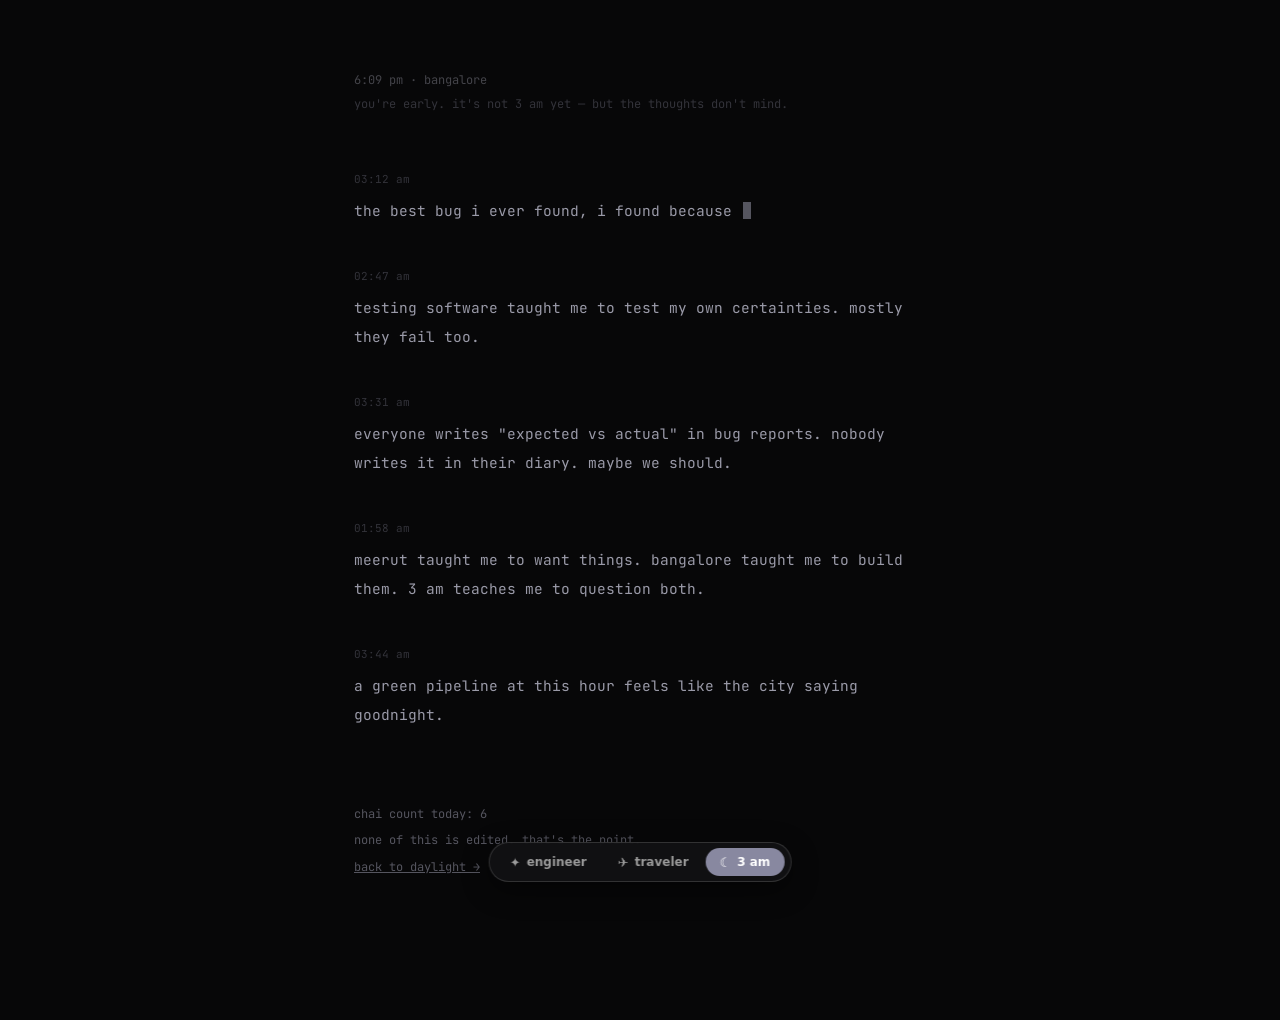
<file: 3am.html>
<!DOCTYPE html>
<html lang="en">
<head>
  <meta charset="utf-8">
  <meta name="viewport" content="width=device-width, initial-scale=1">
  <title>3 am arjun</title>
  <meta name="description" content="the 3 am universe of arjun.me — unpolished thoughts, lowercase only.">
  <meta name="robots" content="index, follow">
  <link rel="canonical" href="https://arjun.me/3am.html">
  <link rel="shortcut icon" href="img/favicon.png">
  <link rel="preconnect" href="https://fonts.googleapis.com">
  <link rel="preconnect" href="https://fonts.gstatic.com" crossorigin>
  <link href="https://fonts.googleapis.com/css2?family=JetBrains+Mono:ital,wght@0,400;1,400&display=swap" rel="stylesheet">
  <style>
    * { margin: 0; padding: 0; box-sizing: border-box; }

    :root {
      --void:  #070708;
      --dim:   #44444a;
      --dimmer:#33333a;
      --soft:  #9a9aa8;
      --mid:   #55555f;
    }

    body {
      background: var(--void);
      color: var(--soft);
      font-family: 'JetBrains Mono', monospace;
      min-height: 100vh;
    }

    ::selection { background: #1d1d24; color: #ccccda; }

    .am-wrap {
      max-width: 620px;
      margin: 0 auto;
      padding: 72px 24px 140px;
    }

    .am-clock {
      font-size: 12px;
      color: var(--dim);
      margin-bottom: 8px;
    }

    .am-greeting {
      font-size: 12px;
      color: var(--dimmer);
      margin-bottom: 56px;
    }

    .am-thought {
      font-size: 14.5px;
      line-height: 2;
      margin-bottom: 40px;
      opacity: 0;
      transform: translateY(6px);
      animation: am-in 0.9s ease forwards;
    }

    .am-thought time {
      display: block;
      font-size: 11px;
      color: var(--dimmer);
      margin-bottom: 6px;
    }

    @keyframes am-in {
      to { opacity: 1; transform: translateY(0); }
    }

    .am-cursor {
      display: inline-block;
      width: 8px;
      height: 17px;
      background: var(--mid);
      vertical-align: -3px;
      margin-left: 2px;
      animation: am-blink 1.1s steps(1) infinite;
    }

    @keyframes am-blink { 50% { opacity: 0; } }

    .am-meta {
      margin-top: 72px;
      font-size: 12px;
      color: var(--mid);
      line-height: 2.2;
    }

    .am-meta a { color: var(--mid); }
    .am-meta a:hover { color: var(--soft); }

    @media (prefers-reduced-motion: reduce) {
      .am-thought { animation: none; opacity: 1; transform: none; }
    }
  </style>
</head>
<body data-universe="3am">

  <main class="am-wrap">

    <p class="am-clock" id="am-clock">--:-- am · bangalore</p>
    <p class="am-greeting" id="am-greeting">the thoughts live here. lowercase only. enter quietly.</p>

    <div id="am-feed"></div>

    <div class="am-meta">
      <p>chai count today: <span id="am-chai">—</span></p>
      <p>none of this is edited. that's the point.</p>
      <p><a href="index.html">back to daylight →</a></p>
    </div>

  </main>

  <script>
    (function () {
      'use strict';

      /* PLACEHOLDER THOUGHTS — replace with your own. one entry per thought. */
      var THOUGHTS = [
        {
          t: '03:12 am',
          text: 'the best bug i ever found, i found because i was too tired to assume anything worked.',
        },
        {
          t: '02:47 am',
          text: 'testing software taught me to test my own certainties. mostly they fail too.',
        },
        {
          t: '03:31 am',
          text: 'everyone writes "expected vs actual" in bug reports. nobody writes it in their diary. maybe we should.',
        },
        {
          t: '01:58 am',
          text: 'meerut taught me to want things. bangalore taught me to build them. 3 am teaches me to question both.',
        },
        {
          t: '03:44 am',
          text: 'a green pipeline at this hour feels like the city saying goodnight.',
        },
      ];

      /* live clock, lowercase */
      var clockEl = document.getElementById('am-clock');
      var greetEl = document.getElementById('am-greeting');

      function tick() {
        var d = new Date();
        var h = d.getHours(), m = d.getMinutes();
        var ampm = h >= 12 ? 'pm' : 'am';
        var hh = h % 12 || 12;
        clockEl.textContent = hh + ':' + (m < 10 ? '0' : '') + m + ' ' + ampm + ' · bangalore';
        if (h >= 6 && h < 23) {
          greetEl.textContent = "you're early. it's not 3 am yet — but the thoughts don't mind.";
        }
      }
      tick();
      setInterval(tick, 30000);

      /* deterministic chai count for the day */
      var today = new Date();
      document.getElementById('am-chai').textContent =
        3 + ((today.getDate() + today.getMonth()) % 4);

      /* render thoughts; latest one types itself */
      var feed = document.getElementById('am-feed');

      THOUGHTS.forEach(function (th, i) {
        var div = document.createElement('div');
        div.className = 'am-thought';
        div.style.animationDelay = (0.25 + i * 0.35) + 's';
        var stamp = document.createElement('time');
        stamp.textContent = th.t;
        var body = document.createElement('p');
        div.appendChild(stamp);
        div.appendChild(body);
        feed.appendChild(div);

        if (i === 0) {
          /* typewriter for the newest thought */
          var cursor = document.createElement('span');
          cursor.className = 'am-cursor';
          body.appendChild(cursor);
          var idx = 0;
          var iv = setInterval(function () {
            if (idx >= th.text.length) { clearInterval(iv); return; }
            cursor.insertAdjacentText('beforebegin', th.text[idx++]);
          }, 34);
        } else {
          body.textContent = th.text;
        }
      });
    })();
  </script>
  <script src="js/universe.js"></script>
</body>
</html>
</file>
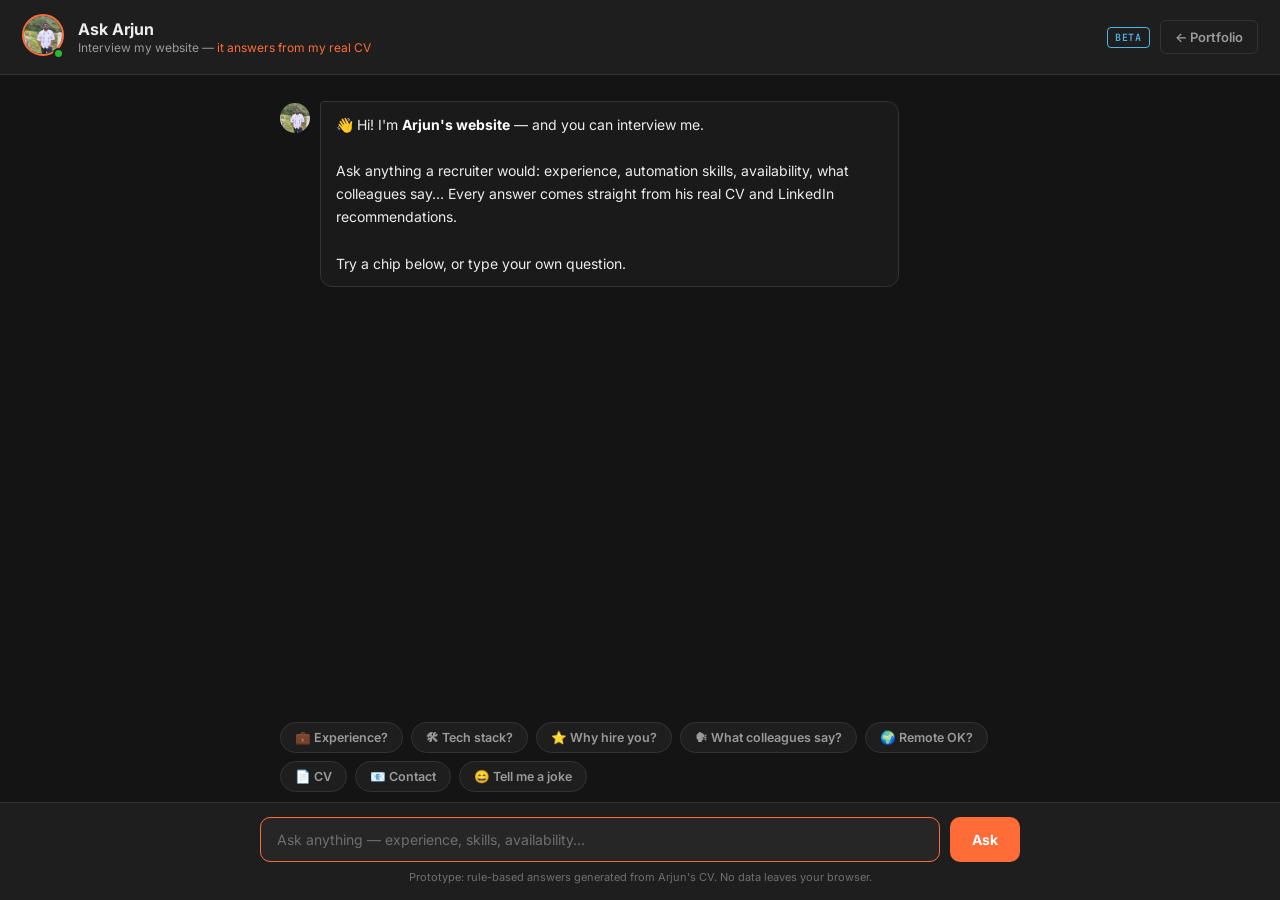
<file: ask.html>
<!DOCTYPE html>
<html lang="en">
<head>
  <meta charset="utf-8">
  <meta name="viewport" content="width=device-width, initial-scale=1">
  <title>Ask Arjun — Interview My Website | Arjun Chaurasiya</title>
  <meta name="description" content="Interview Arjun Chaurasiya's website. Ask anything about his QA experience, automation skills, availability — and get instant answers backed by his real CV.">
  <meta name="robots" content="index, follow">
  <link rel="canonical" href="https://arjun.me/ask.html">
  <link rel="shortcut icon" href="img/favicon.png">
  <link rel="preconnect" href="https://fonts.googleapis.com">
  <link rel="preconnect" href="https://fonts.gstatic.com" crossorigin>
  <link href="https://fonts.googleapis.com/css2?family=Inter:wght@400;500;600;700;800&family=JetBrains+Mono:wght@400;600&display=swap" rel="stylesheet">
  <style>
    :root {
      --bg:            #141414;
      --bg-panel:      #1e1e1e;
      --bg-input:      #262626;
      --bg-bubble-me:  #2d2d2d;
      --bg-bubble-bot: #1a1a1a;
      --border:        #333;
      --accent:        #ff6c37;
      --accent-soft:   rgba(255, 108, 55, 0.12);
      --success:       #2ab930;
      --info:          #4db6e5;
      --text:          #ececec;
      --text-dim:      #9a9a9a;
      --mono:          'JetBrains Mono', monospace;
    }

    * { margin: 0; padding: 0; box-sizing: border-box; }

    body {
      font-family: 'Inter', sans-serif;
      background: var(--bg);
      color: var(--text);
      height: 100vh;
      height: 100dvh;
      display: flex;
      flex-direction: column;
    }

    /* ---------- header ---------- */
    .ask-header {
      display: flex;
      align-items: center;
      gap: 14px;
      padding: 14px 22px;
      background: var(--bg-panel);
      border-bottom: 1px solid var(--border);
      flex-shrink: 0;
    }

    .ask-avatar-wrap { position: relative; }

    .ask-avatar {
      width: 42px; height: 42px;
      border-radius: 50%;
      object-fit: cover;
      border: 2px solid var(--accent);
    }

    .ask-online-dot {
      position: absolute;
      right: 0; bottom: 1px;
      width: 11px; height: 11px;
      border-radius: 50%;
      background: var(--success);
      border: 2px solid var(--bg-panel);
      animation: pulse-dot 2s ease-in-out infinite;
    }

    @keyframes pulse-dot {
      0%, 100% { box-shadow: 0 0 0 0 rgba(42, 185, 48, 0.5); }
      50%      { box-shadow: 0 0 0 5px rgba(42, 185, 48, 0); }
    }

    .ask-header-info h1 { font-size: 16px; font-weight: 700; }
    .ask-header-info p  { font-size: 12px; color: var(--text-dim); margin-top: 1px; }
    .ask-header-info .hl { color: var(--accent); }

    .ask-header-actions { margin-left: auto; display: flex; gap: 10px; align-items: center; }

    .ask-back {
      font-size: 13px;
      font-weight: 600;
      color: var(--text-dim);
      text-decoration: none;
      padding: 8px 14px;
      border: 1px solid var(--border);
      border-radius: 6px;
      transition: 0.2s;
      white-space: nowrap;
    }
    .ask-back:hover { color: var(--accent); border-color: var(--accent); }

    .ask-beta {
      font-family: var(--mono);
      font-size: 10px;
      font-weight: 600;
      letter-spacing: 0.08em;
      color: var(--info);
      border: 1px solid var(--info);
      border-radius: 4px;
      padding: 3px 7px;
      text-transform: uppercase;
    }

    /* ---------- chat area ---------- */
    .chat-scroll {
      flex: 1;
      overflow-y: auto;
      padding: 26px 0 12px;
    }

    .chat-inner {
      max-width: 760px;
      margin: 0 auto;
      padding: 0 20px;
      display: flex;
      flex-direction: column;
      gap: 16px;
    }

    .msg {
      display: flex;
      gap: 10px;
      max-width: 86%;
      animation: msg-in 0.3s ease;
    }

    @keyframes msg-in {
      from { opacity: 0; transform: translateY(8px); }
      to   { opacity: 1; transform: translateY(0); }
    }

    .msg--bot { align-self: flex-start; }
    .msg--me  { align-self: flex-end; flex-direction: row-reverse; }

    .msg-avatar {
      width: 30px; height: 30px;
      border-radius: 50%;
      flex-shrink: 0;
      object-fit: cover;
      margin-top: 2px;
    }

    .msg--me .msg-avatar {
      background: var(--accent-soft);
      color: var(--accent);
      display: flex;
      align-items: center;
      justify-content: center;
      font-size: 13px;
      font-weight: 700;
    }

    .msg-bubble {
      padding: 11px 15px;
      border-radius: 12px;
      font-size: 14px;
      line-height: 1.65;
      white-space: pre-wrap;
      word-break: break-word;
    }

    .msg--bot .msg-bubble {
      background: var(--bg-bubble-bot);
      border: 1px solid var(--border);
      border-top-left-radius: 4px;
    }

    .msg--me .msg-bubble {
      background: var(--bg-bubble-me);
      border-top-right-radius: 4px;
    }

    .msg-bubble a { color: var(--accent); }
    .msg-bubble .k { color: var(--info); font-family: var(--mono); font-size: 13px; }
    .msg-bubble .ok { color: var(--success); }
    .msg-bubble b { color: #fff; }

    /* evidence chip inside bot answers */
    .evidence {
      display: inline-block;
      margin-top: 8px;
      font-family: var(--mono);
      font-size: 11px;
      color: var(--text-dim);
      background: var(--bg-input);
      border: 1px solid var(--border);
      border-radius: 5px;
      padding: 3px 9px;
    }
    .evidence::before { content: '⛁ source: '; color: var(--accent); }

    /* typing indicator */
    .typing-bubble {
      display: inline-flex;
      gap: 5px;
      padding: 14px 16px;
    }
    .typing-bubble span {
      width: 7px; height: 7px;
      border-radius: 50%;
      background: var(--text-dim);
      animation: typing-blink 1.2s infinite;
    }
    .typing-bubble span:nth-child(2) { animation-delay: 0.18s; }
    .typing-bubble span:nth-child(3) { animation-delay: 0.36s; }

    @keyframes typing-blink {
      0%, 60%, 100% { opacity: 0.25; transform: translateY(0); }
      30%           { opacity: 1;    transform: translateY(-3px); }
    }

    /* ---------- quick chips ---------- */
    .chips-row {
      max-width: 760px;
      margin: 0 auto;
      padding: 6px 20px 10px;
      display: flex;
      flex-wrap: wrap;
      gap: 8px;
      flex-shrink: 0;
    }

    .chip {
      font-size: 12.5px;
      font-weight: 600;
      color: var(--text-dim);
      background: var(--bg-panel);
      border: 1px solid var(--border);
      border-radius: 18px;
      padding: 7px 14px;
      cursor: pointer;
      transition: 0.18s;
      font-family: inherit;
    }

    .chip:hover {
      color: var(--accent);
      border-color: var(--accent);
      background: var(--accent-soft);
      transform: translateY(-1px);
    }

    /* ---------- input bar ---------- */
    .input-bar {
      flex-shrink: 0;
      border-top: 1px solid var(--border);
      background: var(--bg-panel);
      padding: 14px 20px 16px;
    }

    .input-inner {
      max-width: 760px;
      margin: 0 auto;
      display: flex;
      gap: 10px;
    }

    .ask-input {
      flex: 1;
      background: var(--bg-input);
      border: 1px solid var(--border);
      border-radius: 10px;
      color: var(--text);
      font-family: inherit;
      font-size: 14px;
      padding: 13px 16px;
      outline: none;
      transition: border-color 0.2s;
    }

    .ask-input:focus { border-color: var(--accent); }
    .ask-input::placeholder { color: #6f6f6f; }

    .ask-send {
      background: var(--accent);
      color: #fff;
      border: none;
      border-radius: 10px;
      font-family: inherit;
      font-size: 14px;
      font-weight: 700;
      padding: 0 22px;
      cursor: pointer;
      transition: 0.2s;
    }

    .ask-send:hover { filter: brightness(1.12); }
    .ask-send:disabled { opacity: 0.5; cursor: default; }

    .input-note {
      max-width: 760px;
      margin: 8px auto 0;
      font-size: 11px;
      color: #6f6f6f;
      text-align: center;
    }

    @media (max-width: 600px) {
      .msg { max-width: 95%; }
      .ask-header { padding: 12px 14px; }
      .ask-header-info h1 { font-size: 14px; }
      .ask-header-info p { font-size: 11px; }
    }
  </style>
</head>
<body>

  <header class="ask-header">
    <div class="ask-avatar-wrap">
      <img src="img/arjun.jpg" alt="Arjun Chaurasiya" class="ask-avatar">
      <span class="ask-online-dot" title="Open to work"></span>
    </div>
    <div class="ask-header-info">
      <h1>Ask Arjun</h1>
      <p>Interview my website — <span class="hl">it answers from my real CV</span></p>
    </div>
    <div class="ask-header-actions">
      <span class="ask-beta">Beta</span>
      <a href="index.html" class="ask-back">← Portfolio</a>
    </div>
  </header>

  <div class="chat-scroll" id="chat-scroll">
    <div class="chat-inner" id="chat-inner"></div>
  </div>

  <div class="chips-row" id="chips-row"></div>

  <div class="input-bar">
    <form class="input-inner" id="ask-form">
      <input class="ask-input" id="ask-input" type="text" placeholder="Ask anything — experience, skills, availability…" autocomplete="off" maxlength="200">
      <button class="ask-send" id="ask-send" type="submit">Ask</button>
    </form>
    <p class="input-note">Prototype: rule-based answers generated from Arjun's CV. No data leaves your browser.</p>
  </div>

<script>
(function () {
  'use strict';

  /* =============================================================
     KNOWLEDGE BASE — every answer is sourced from the real CV
     ============================================================= */
  var KB = [
    {
      id: 'greeting',
      keys: ['hello', 'hi', 'hey', 'good morning', 'good evening', 'namaste', 'yo'],
      answers: [
        "Hi there! 👋 I'm Arjun's website — ask me anything you'd ask him in a first interview.\n\nTry the chips below, or type your own question.",
      ],
    },
    {
      id: 'experience',
      keys: ['experience', 'how long', 'years', 'career', 'work history', 'background', 'journey', 'worked'],
      answers: [
        "Arjun has <b>6+ years in QA</b> across three domains:\n\n• <b>May 2023 – Present</b> — QA Engineer II at Logward Systems (Supply Chain, Bangalore)\n• <b>Jan 2022 – May 2023</b> — QA Engineer at DocEngage Informatics (Healthcare)\n• <b>Feb 2020 – Jan 2022</b> — Test Engineer at TrackNerd GPS (Fleet Tracking)\n\nHe's currently a <span class='ok'>Release Owner</span> with final production sign-off authority.",
      ],
      evidence: 'cv → experience',
    },
    {
      id: 'current',
      keys: ['current', 'logward', 'right now', 'present job', 'today', 'role now', 'what do you do'],
      answers: [
        "Right now Arjun is a <b>QA Engineer II at Logward Systems</b> (supply chain logistics, Bangalore) since May 2023. Highlights:\n\n• Built & maintains a REST Assured automation framework wired into Jenkins CI/CD\n• <span class='ok'>Release Owner</span> — validates releases and gives final production sign-off\n• Owns features: Data Management, AutoTracking, User Management, Triggers\n• Debugs production issues with Grafana, Kibana & Jaeger; handles on-call",
      ],
      evidence: 'cv → experience → Logward Systems',
    },
    {
      id: 'skills',
      keys: ['skills', 'stack', 'tech', 'tools', 'technologies', 'automation', 'framework', 'selenium', 'playwright', 'rest assured', 'know'],
      answers: [
        "Arjun's core stack:\n\n<span class='k'>Automation</span>  Selenium (Java) · Playwright (JS) · REST Assured · TestNG\n<span class='k'>API testing</span>  Postman · REST Assured · Swagger\n<span class='k'>CI/CD</span>       Jenkins · Git · Docker · Kubernetes (Rancher)\n<span class='k'>Monitoring</span>  Grafana · Kibana · Jaeger · FullStory\n<span class='k'>Cloud</span>       AWS — Cognito, S3, SQS, IAM\n<span class='k'>Databases</span>   MongoDB · MySQL\n<span class='k'>Messaging</span>   Kafka · RabbitMQ\n\nPerformance testing with JMeter, and full STLC ownership from test strategy to sign-off.",
      ],
      evidence: 'cv → skills',
    },
    {
      id: 'why-hire',
      keys: ['why hire', 'why should', 'strength', 'best at', 'good at', 'stand out', 'unique', 'different'],
      answers: [
        "Three reasons teams keep recommending him:\n\n1. <b>He owns quality end-to-end</b> — not just test cases, but release sign-off, production monitoring and on-call. He's the Release Owner at his current company.\n\n2. <b>Automation that lives in CI</b> — he built the REST Assured framework at Logward and wired it into Jenkins, so quality gates run on every build.\n\n3. <b>7 colleagues wrote LinkedIn recommendations</b> — devs from Amazon, Kotak and Aquera describe his bug reports as the clearest they've worked with.\n\nAsk me <i>\"what do colleagues say?\"</i> for the receipts. 😄",
      ],
      evidence: 'recommendations × 7 · cv → experience',
    },
    {
      id: 'recommendations',
      keys: ['recommend', 'colleagues', 'testimonial', 'reference', 'what do people', 'say about', 'reviews'],
      answers: [
        "7 LinkedIn recommendations. A few excerpts:\n\n• <b>Khemraj Gurjar</b> (SDE @ Amazon): <i>\"His bug reports were clear and easy to understand, so fixing problems was faster for us. I'd gladly work with him again.\"</i>\n\n• <b>Chinmay Rawal</b> (MTS-2 @ Aquera): <i>\"Excellent QA engineer… guides the team well, solves problems quickly, and takes ownership.\"</i>\n\n• <b>Monalisa Mallik</b>: <i>\"I've never seen anyone embrace 'constant improvement' like Arjun.\"</i>\n\nFull list on the <a href='index.html#recommendations'>portfolio page</a>.",
      ],
      evidence: 'linkedin → recommendations',
    },
    {
      id: 'remote',
      keys: ['remote', 'hybrid', 'onsite', 'on-site', 'work from home', 'wfh', 'relocate', 'relocation', 'location preference'],
      answers: [
        "Arjun is open to <b>Remote, Hybrid and On-site</b> roles — remote/hybrid preferred. He's based in <b>Bangalore, India</b> and not looking to relocate, but fully open to distributed teams.",
      ],
      evidence: 'cv → preferences',
    },
    {
      id: 'location',
      keys: ['where', 'location', 'based', 'city', 'bangalore', 'india', 'live'],
      answers: [
        "Arjun is based in <b>Bangalore, India</b> 🇮🇳 — and open to Remote, Hybrid or On-site roles.",
      ],
      evidence: 'cv → contact',
    },
    {
      id: 'availability',
      keys: ['available', 'open to work', 'notice', 'when can', 'join', 'start', 'hiring', 'looking'],
      answers: [
        "<span class='ok'>● Yes — actively open to opportunities.</span>\n\nRoles he's targeting: <b>Senior QA Engineer, SDET, Test Automation Engineer</b>.\nNotice period: negotiable. Job types: full-time or contract.\n\nFastest way to reach him: <a href='mailto:arjunkmr1997@gmail.com'>arjunkmr1997@gmail.com</a>",
      ],
      evidence: 'status → open_to_work === true',
    },
    {
      id: 'contact',
      keys: ['contact', 'email', 'phone', 'reach', 'linkedin', 'github', 'connect', 'call', 'number'],
      answers: [
        "<span class='k'>email</span>     <a href='mailto:arjunkmr1997@gmail.com'>arjunkmr1997@gmail.com</a>\n<span class='k'>phone</span>     <a href='tel:+917906973405'>+91 790 697 3405</a>\n<span class='k'>linkedin</span>  <a href='https://www.linkedin.com/in/arjunchaurasiya/' target='_blank'>linkedin.com/in/arjunchaurasiya</a>\n<span class='k'>github</span>    <a href='https://github.com/Arjun-chaurasiya' target='_blank'>github.com/Arjun-chaurasiya</a>\n\nHe usually replies within 24 hours.",
      ],
      evidence: 'cv → contact',
    },
    {
      id: 'cv',
      keys: ['cv', 'resume', 'download', 'pdf'],
      answers: [
        "Here you go — <a href='cv/Arjun_Chaurasiya_Senior_SQA_Engineer.pdf' target='_blank'>📄 Download Arjun's CV (PDF)</a>\n\nIt covers all 6+ years, the automation frameworks and the release-ownership work.",
      ],
      evidence: 'cv/Arjun_Chaurasiya_Senior_SQA_Engineer.pdf',
    },
    {
      id: 'education',
      keys: ['education', 'degree', 'college', 'university', 'study', 'b.tech', 'btech', 'qualification'],
      answers: [
        "<b>B.Tech in Computer Science & Engineering</b> (2016–2020)\nDelhi Institute of Engineering & Technology (DIET), Meerut — First Class with Distinction.\n\nPlus specialised training in Core Java and Cyber Security / Ethical Hacking (2020).",
      ],
      evidence: 'cv → education',
    },
    {
      id: 'salary',
      keys: ['salary', 'ctc', 'compensation', 'pay', 'expect', 'package', 'rate'],
      answers: [
        "That's one for the human. 😄 Compensation is best discussed directly — drop him a line at <a href='mailto:arjunkmr1997@gmail.com'>arjunkmr1997@gmail.com</a> with the role details and he'll respond within 24 hours.",
      ],
    },
    {
      id: 'domains',
      keys: ['domain', 'industry', 'supply chain', 'healthcare', 'logistics', 'gps', 'sector'],
      answers: [
        "Three domains, end to end:\n\n• <b>Supply Chain / Logistics</b> — current, at Logward Systems\n• <b>Healthcare</b> — EHR & HCRM systems at DocEngage\n• <b>GPS / Fleet Tracking</b> — CRM and tracking platforms at TrackNerd\n\nThe common thread: complex workflows where a missed edge case costs real money.",
      ],
      evidence: 'cv → experience',
    },
    {
      id: 'process',
      keys: ['process', 'approach', 'methodology', 'how do you test', 'strategy', 'agile', 'scrum', 'plan'],
      answers: [
        "Arjun's approach, in his colleagues' words: <i>\"Prior to testing, Arjun carefully looks at requirements, grasps the product, and creates a solid test plan.\"</i>\n\nConcretely: requirement analysis → test strategy & RTM → manual + automated execution (REST Assured / Playwright in CI) → observability checks in Grafana/Kibana → release sign-off as Release Owner. Full Agile/Scrum, sprint by sprint.",
      ],
      evidence: 'recommendations → Ayush Mishra · cv → process',
    },
    {
      id: 'joke',
      keys: ['joke', 'funny', 'laugh', 'humor'],
      answers: [
        "A QA engineer walks into a bar. Orders a beer. Orders 0 beers. Orders 99999999 beers. Orders -1 beers. Orders a lizard. Orders ☃.\n\nFirst real customer asks where the bathroom is — the bar bursts into flames. 🔥",
        "Dev: \"It works on my machine.\"\nQA: \"Great — we'll ship your machine.\" 📦",
        "99 little bugs in the code,\n99 little bugs…\ntake one down, patch it around —\n<b>127 little bugs in the code.</b> 🐛",
      ],
    },
    {
      id: 'thanks',
      keys: ['thank', 'thanks', 'great', 'awesome', 'cool', 'nice', 'bye', 'goodbye'],
      answers: [
        "Anytime! If you'd like to take this conversation to a human, Arjun is at <a href='mailto:arjunkmr1997@gmail.com'>arjunkmr1997@gmail.com</a> — or just hit <a href='index.html#contact'>the contact form</a>. 🙌",
      ],
    },
  ];

  var FALLBACKS = [
    "Hmm, that one's not in my training data (yet — I'm a prototype 🤖).\n\nI'm great at questions about <b>experience, skills, availability, recommendations or contact info</b>. Or email the human directly: <a href='mailto:arjunkmr1997@gmail.com'>arjunkmr1997@gmail.com</a>",
    "I don't have a confident answer for that, and a good QA never guesses in front of a stakeholder. 😄\n\nTry one of the chips below — or ask Arjun himself at <a href='mailto:arjunkmr1997@gmail.com'>arjunkmr1997@gmail.com</a>",
  ];

  var CHIPS = [
    { label: '💼 Experience?',        q: 'How much experience do you have?' },
    { label: '🛠 Tech stack?',        q: 'What is your tech stack?' },
    { label: '⭐ Why hire you?',      q: 'Why should we hire you?' },
    { label: '🗣 What colleagues say?', q: 'What do colleagues say about you?' },
    { label: '🌍 Remote OK?',         q: 'Are you open to remote work?' },
    { label: '📄 CV',                 q: 'Can I download your CV?' },
    { label: '📧 Contact',            q: 'How can I contact you?' },
    { label: '😄 Tell me a joke',     q: 'Tell me a QA joke' },
  ];

  /* =============================================================
     CHAT ENGINE
     ============================================================= */
  var chatInner  = document.getElementById('chat-inner');
  var chatScroll = document.getElementById('chat-scroll');
  var form       = document.getElementById('ask-form');
  var input      = document.getElementById('ask-input');
  var sendBtn    = document.getElementById('ask-send');
  var chipsRow   = document.getElementById('chips-row');
  var fallbackIdx = 0;

  function scrollDown() { chatScroll.scrollTop = chatScroll.scrollHeight; }

  function addMsg(html, who, evidence) {
    var msg = document.createElement('div');
    msg.className = 'msg msg--' + who;
    var avatar = who === 'bot'
      ? '<img class="msg-avatar" src="img/arjun.jpg" alt="">'
      : '<span class="msg-avatar">You</span>';
    var ev = evidence ? '<br><span class="evidence">' + evidence + '</span>' : '';
    msg.innerHTML = avatar + '<div class="msg-bubble">' + html + ev + '</div>';
    chatInner.appendChild(msg);
    scrollDown();
    return msg;
  }

  function addTyping() {
    var msg = document.createElement('div');
    msg.className = 'msg msg--bot';
    msg.id = 'typing-msg';
    msg.innerHTML = '<img class="msg-avatar" src="img/arjun.jpg" alt="">' +
      '<div class="msg-bubble typing-bubble"><span></span><span></span><span></span></div>';
    chatInner.appendChild(msg);
    scrollDown();
  }

  function removeTyping() {
    var t = document.getElementById('typing-msg');
    if (t) t.remove();
  }

  function matchIntent(q) {
    var text = q.toLowerCase();
    var best = null, bestScore = 0;
    KB.forEach(function (intent) {
      var score = 0;
      intent.keys.forEach(function (k) {
        // whole-word match so 'yo' doesn't fire inside 'you'
        var re = new RegExp('\\b' + k.replace(/[.*+?^${}()|[\]\\]/g, '\\$&') + '\\b');
        if (re.test(text)) score += k.length;
      });
      if (score > bestScore) { bestScore = score; best = intent; }
    });
    return bestScore > 0 ? best : null;
  }

  function answer(q) {
    var intent = matchIntent(q);
    var html, evidence = null;
    if (intent) {
      html = intent.answers[Math.floor(Math.random() * intent.answers.length)];
      evidence = intent.evidence || null;
    } else {
      html = FALLBACKS[fallbackIdx++ % FALLBACKS.length];
    }
    addTyping();
    sendBtn.disabled = true;
    setTimeout(function () {
      removeTyping();
      addMsg(html, 'bot', evidence);
      sendBtn.disabled = false;
      input.focus();
    }, 650 + Math.random() * 550);
  }

  function ask(q) {
    q = q.trim();
    if (!q || sendBtn.disabled) return;
    addMsg(q.replace(/</g, '&lt;'), 'me');
    answer(q);
  }

  form.addEventListener('submit', function (e) {
    e.preventDefault();
    ask(input.value);
    input.value = '';
  });

  CHIPS.forEach(function (c) {
    var b = document.createElement('button');
    b.type = 'button';
    b.className = 'chip';
    b.textContent = c.label;
    b.addEventListener('click', function () { ask(c.q); });
    chipsRow.appendChild(b);
  });

  /* welcome message */
  setTimeout(function () {
    addMsg(
      "👋 Hi! I'm <b>Arjun's website</b> — and you can interview me.\n\n" +
      "Ask anything a recruiter would: experience, automation skills, availability, what colleagues say… " +
      "Every answer comes straight from his real CV and LinkedIn recommendations.\n\n" +
      "Try a chip below, or type your own question.",
      'bot'
    );
  }, 350);

  input.focus();
})();
</script>
</body>
</html>
</file>
